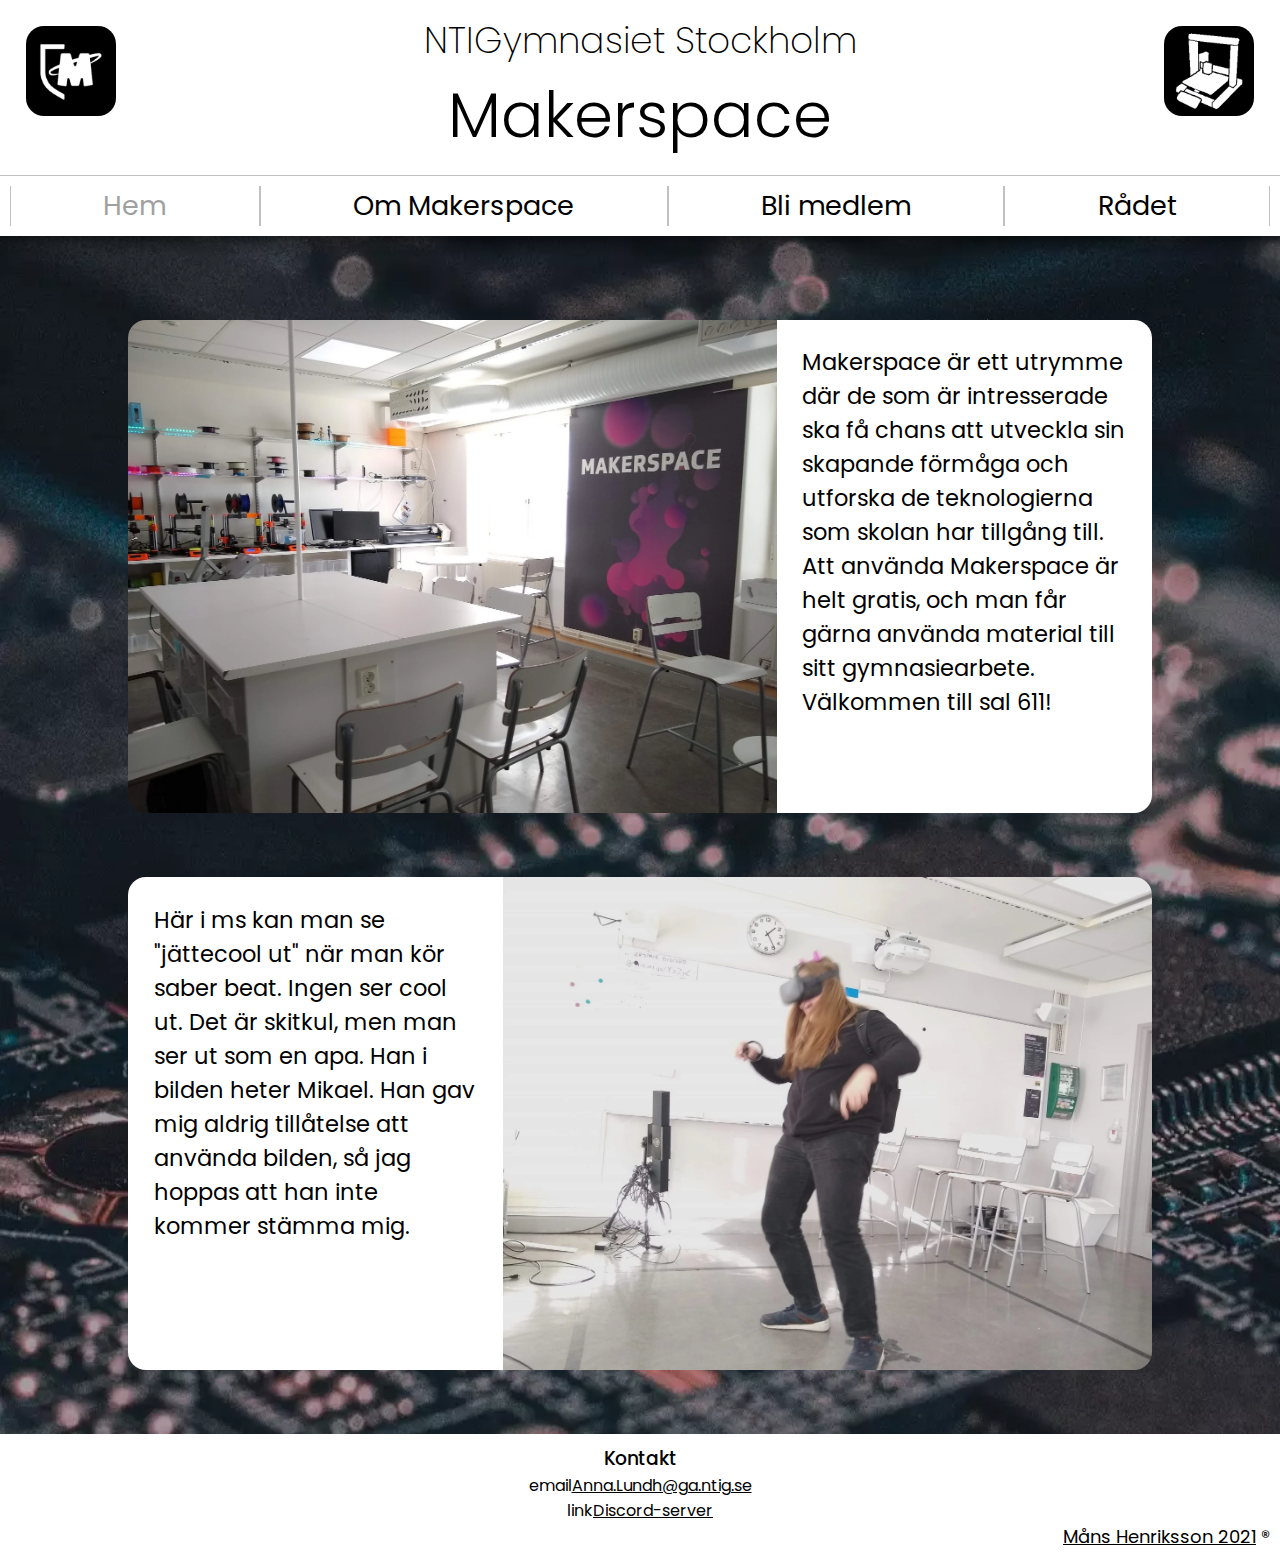
<file: index.html>
<!DOCTYPE html>
<html lang="en">
  <head>
    <meta charset="UTF-8" />
    <meta http-equiv="X-UA-Compatible" content="IE=edge" />
    <meta name="viewport" content="width=device-width, initial-scale=1.0" />
    <meta
      name="description"
      content="Välkommen till NTIGymnasiet Stockholms Makerspace!"
    />
    <link rel="stylesheet" href="style.css" />
    <title>NTI Makerspace - Hem</title>
  </head>

  <body>
    <header class="header">
      <h2>
        <a href="https://www.ntigymnasiet.se/stockholm/" target="_blank">
          NTIGymnasiet Stockholm
        </a>
      </h2>
      <h1>
        <a
          href="https://sv.wikipedia.org/wiki/Makerr%C3%B6relsen"
          target="_blank"
        >
          Makerspace
        </a>
      </h1>
      <a id="msLogoLink" href="index.html"
        ><img id="msLogo" src="assets/ms_logo.png" alt="Makerspace logo"
      /></a>
      <a id="printersLogoLink" href="3dSkrivare.html"
        ><img id="printersLogo" src="assets/skrivare_logo.png" alt="3D-Printer logo"
      /></a>
    </header>

    <nav class="nav">
      <ul class="navContainer">
        <li class="navItem">
          <a href="index.html">
            <p class="navP" id="currentPage">Hem</p>
          </a>
        </li>
        <li class="navItem">
          <a href="omMakerspace.html">
            <p class="navP">Om Makerspace</p>
          </a>
        </li>
        <li class="navItem">
          <a href="bliMedlem.html">
            <p class="navP">Bli medlem</p>
          </a>
        </li>
        <li class="navItem">
          <a href="rådet.html">
            <p class="navP">Rådet</p>
          </a>
        </li>
      </ul>
      <div class="gradient"></div>
    </nav>

    <article class="artImage">
      <div class="articleImage">
        <img
          class="articleImg"
          src="assets/makerspace_1.webp"
          alt="Makerspace interior"
        />
      </div>

      <div class="articleText">
        <p class="artP">
          Makerspace är ett utrymme där de som är intresserade ska få chans att
          utveckla sin skapande förmåga och utforska de teknologierna som skolan
          har tillgång till. Att använda Makerspace är helt gratis, och man får
          gärna använda material till sitt gymnasiearbete. Välkommen till sal
          611!
        </p>
      </div>
    </article>

    <article class="artImage">
      <div class="articleText">
        <p class="artP">
          Här i ms kan man se "jättecool ut" när man kör saber beat. Ingen ser
          cool ut. Det är skitkul, men man ser ut som en apa. Han i bilden heter
          Mikael. Han gav mig aldrig tillåtelse att använda bilden, så jag
          hoppas att han inte kommer stämma mig.
        </p>
      </div>

      <div class="articleImage">
        <img
          class="articleImg"
          src="assets/makerspace_2.webp"
          alt="Man playin with VR-headset"
        />
      </div>
    </article>

    <footer>
      <div class="contact">
        <h3>Kontakt</h3>
        <p class="contactFlex">
          <span class="material-icons-round"> email </span>
          <a href="mailto:anna.lundh@ga.ntig.se"
            ><u>Anna.Lundh@ga.ntig.se</u></a
          >
        </p>
        <br />
        <p class="contactFlex">
          <span class="material-icons-round"> link </span>
          <a href="https://discord.gg/sMq5VR4tZP" target="_blank"
            ><u>Discord-server</u></a
          >
        </p>
      </div>
      <p class="footerName">
        <a href="https://fyrgeit.github.io/" target="_blank">
          <u>Måns Henriksson 2021</u> </a
        >®
      </p>
    </footer>
  </body>
</html>
</file>
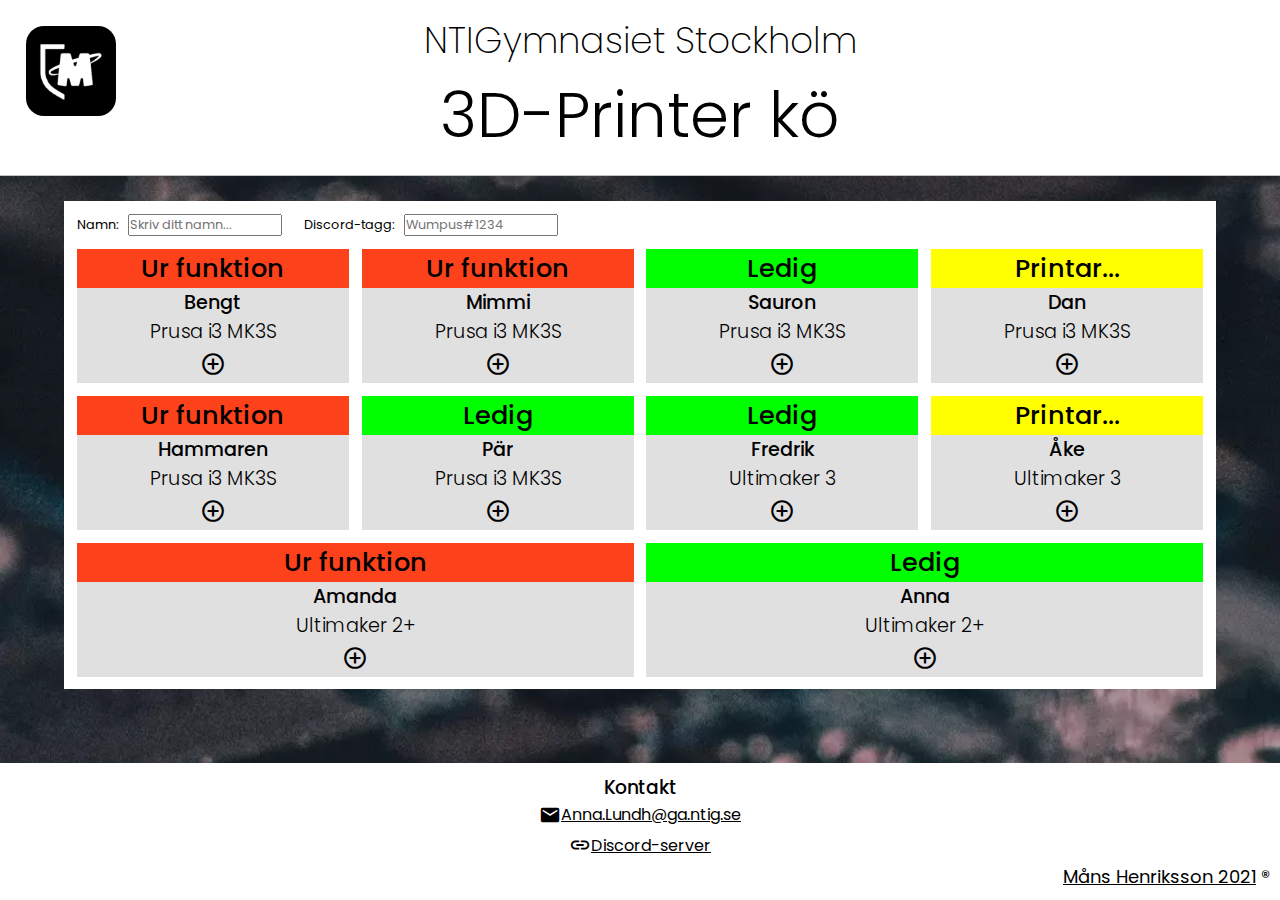
<file: 3dSkrivare.html>
<!DOCTYPE html>
<html lang="en">
  <head>
    <meta charset="UTF-8" />
    <meta http-equiv="X-UA-Compatible" content="IE=edge" />
    <meta name="viewport" content="width=device-width, initial-scale=1.0" />
    <meta name="description" content="Den (icke-)officiella sidan för att köa till printrarna i Makerspace på NTIGymnasiet Stockholm!">
    <link rel="stylesheet" href="style.css" />
    <script defer src="app.js"></script>
    <title>3D-Skrivare</title>
  </head>
  <body>
    <header>
      <h2>
        <a href="https://www.ntigymnasiet.se/stockholm/" target="_blank">
          NTIGymnasiet Stockholm
        </a>
      </h2>
      <h1>3D-Printer kö</h1>
      <a id="msLogoLink" href="index.html">
        <img id="msLogo" src="assets/ms_logo.png" alt="Makerspace logo" />
      </a>
    </header>

    <section>
      <label>Namn:
        <input class="nameInput" type="text" placeholder="Skriv ditt namn...">
      </label>
      
      <label>Discord-tagg:
        <input class="discordTagInput" type="text" placeholder="Wumpus#1234">
      </label>

      <div id="alertBox">
        <p>
          <span class="exclamate">!</span>
          Se till att skriva in både namn och Discord-tagg
          <span class="exclamate">!</span>
        </p>
      </div>

      <div class="flexContainer"></div>
    </section>

    <footer>
      <div class="contact">
        <h3>Kontakt</h3>
        <p class="contactFlex">
          <span class="material-icons"> email </span>
          <a href="mailto:anna.lundh@ga.ntig.se"
            ><u>Anna.Lundh@ga.ntig.se</u></a
          >
        </p>
        <br />
        <p class="contactFlex">
          <span class="material-icons"> link </span>
          <a href="https://discord.gg/sMq5VR4tZP" target="_blank"
            ><u>Discord-server</u></a
          >
        </p>
      </div>
      <p class="footerName">
        <a href="https://fyrgeit.github.io/" target="_blank">
          <u>Måns Henriksson 2021</u> </a
        >®
      </p>
    </footer>
  </body>
</html>
</file>
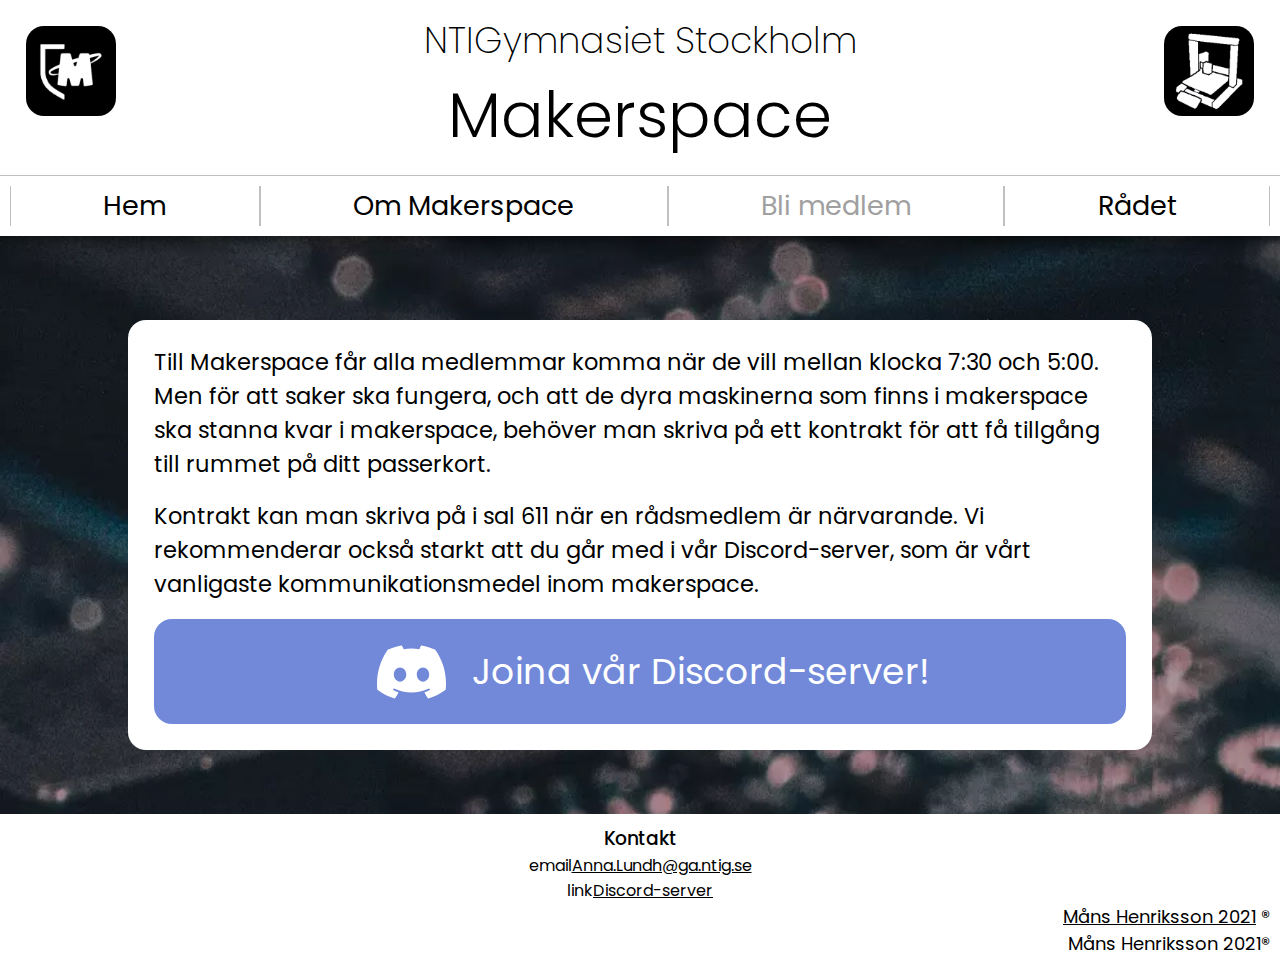
<file: bliMedlem.html>
<!DOCTYPE html>
<html lang="en">
  <head>
    <meta charset="UTF-8" />
    <meta http-equiv="X-UA-Compatible" content="IE=edge" />
    <meta name="viewport" content="width=device-width, initial-scale=1.0" />
    <meta
      name="description"
      content="Välkommen till NTIGymnasiet Stockholms Makerspace!"
    />
    <link rel="stylesheet" href="style.css" />
    <title>NTI Makerspace - Bli medlem</title>
  </head>

  <body>
    <header class="header">
      <h2>
        <a href="https://www.ntigymnasiet.se/stockholm/" target="_blank">
          NTIGymnasiet Stockholm
        </a>
      </h2>
      <h1>
        <a
          href="https://sv.wikipedia.org/wiki/Makerr%C3%B6relsen"
          target="_blank"
        >
          Makerspace
        </a>
      </h1>
      <a id="msLogoLink" href="index.html"
        ><img id="msLogo" src="assets/ms_logo.png" alt="Makerspace logo"
      /></a>
      <a id="printersLogoLink" href="3dSkrivare.html"
        ><img id="printersLogo" src="assets/skrivare_logo.png" alt="3D-Printer logo"
      /></a>
    </header>

    <nav class="nav">
      <ul class="navContainer">
        <li class="navItem">
          <a href="index.html">
            <p class="navP">Hem</p>
          </a>
        </li>
        <li class="navItem">
          <a href="omMakerspace.html">
            <p class="navP">Om Makerspace</p>
          </a>
        </li>
        <li class="navItem">
          <a href="bliMedlem.html">
            <p class="navP" id="currentPage">Bli medlem</p>
          </a>
        </li>
        <li class="navItem">
          <a href="rådet.html">
            <p class="navP">Rådet</p>
          </a>
        </li>
      </ul>
      <div class="gradient"></div>
    </nav>

    <div class="textBox">
      <p class="textP">
        Till Makerspace får alla medlemmar komma när de vill mellan klocka 7:30
        och 5:00. Men för att saker ska fungera, och att de dyra maskinerna som
        finns i makerspace ska stanna kvar i makerspace, behöver man skriva på
        ett kontrakt för att få tillgång till rummet på ditt passerkort.
      </p>

      <p class="textP">
        Kontrakt kan man skriva på i sal 611 när en rådsmedlem är närvarande. Vi
        rekommenderar också starkt att du går med i vår Discord-server, som är
        vårt vanligaste kommunikationsmedel inom makerspace.
      </p>

      <a
        class="discordBox"
        href="https://discord.gg/sMq5VR4tZP"
        target="_blank"
      >
        <img
          class="discordLogo"
          src="assets/discord_logo.svg"
          alt="The Discord logo"
        />
        <p>Joina vår Discord-server!</p>
      </a>
    </div>

    <footer>
      <div class="contact">
        <h3>Kontakt</h3>
        <p class="contactFlex">
          <span class="material-icons-round"> email </span>
          <a href="mailto:anna.lundh@ga.ntig.se"
            ><u>Anna.Lundh@ga.ntig.se</u></a
          >
        </p>
        <br />
        <p class="contactFlex">
          <span class="material-icons-round"> link </span>
          <a href="https://discord.gg/sMq5VR4tZP" target="_blank"
            ><u>Discord-server</u></a
          >
        </p>
      </div>
      <p class="footerName">
        <a href="https://fyrgeit.github.io/" target="_blank">
          <u>Måns Henriksson 2021</u> </a
        >®
      </p>
      <p class="footerName">Måns Henriksson 2021®</p>
    </footer>
  </body>
</html>
</file>
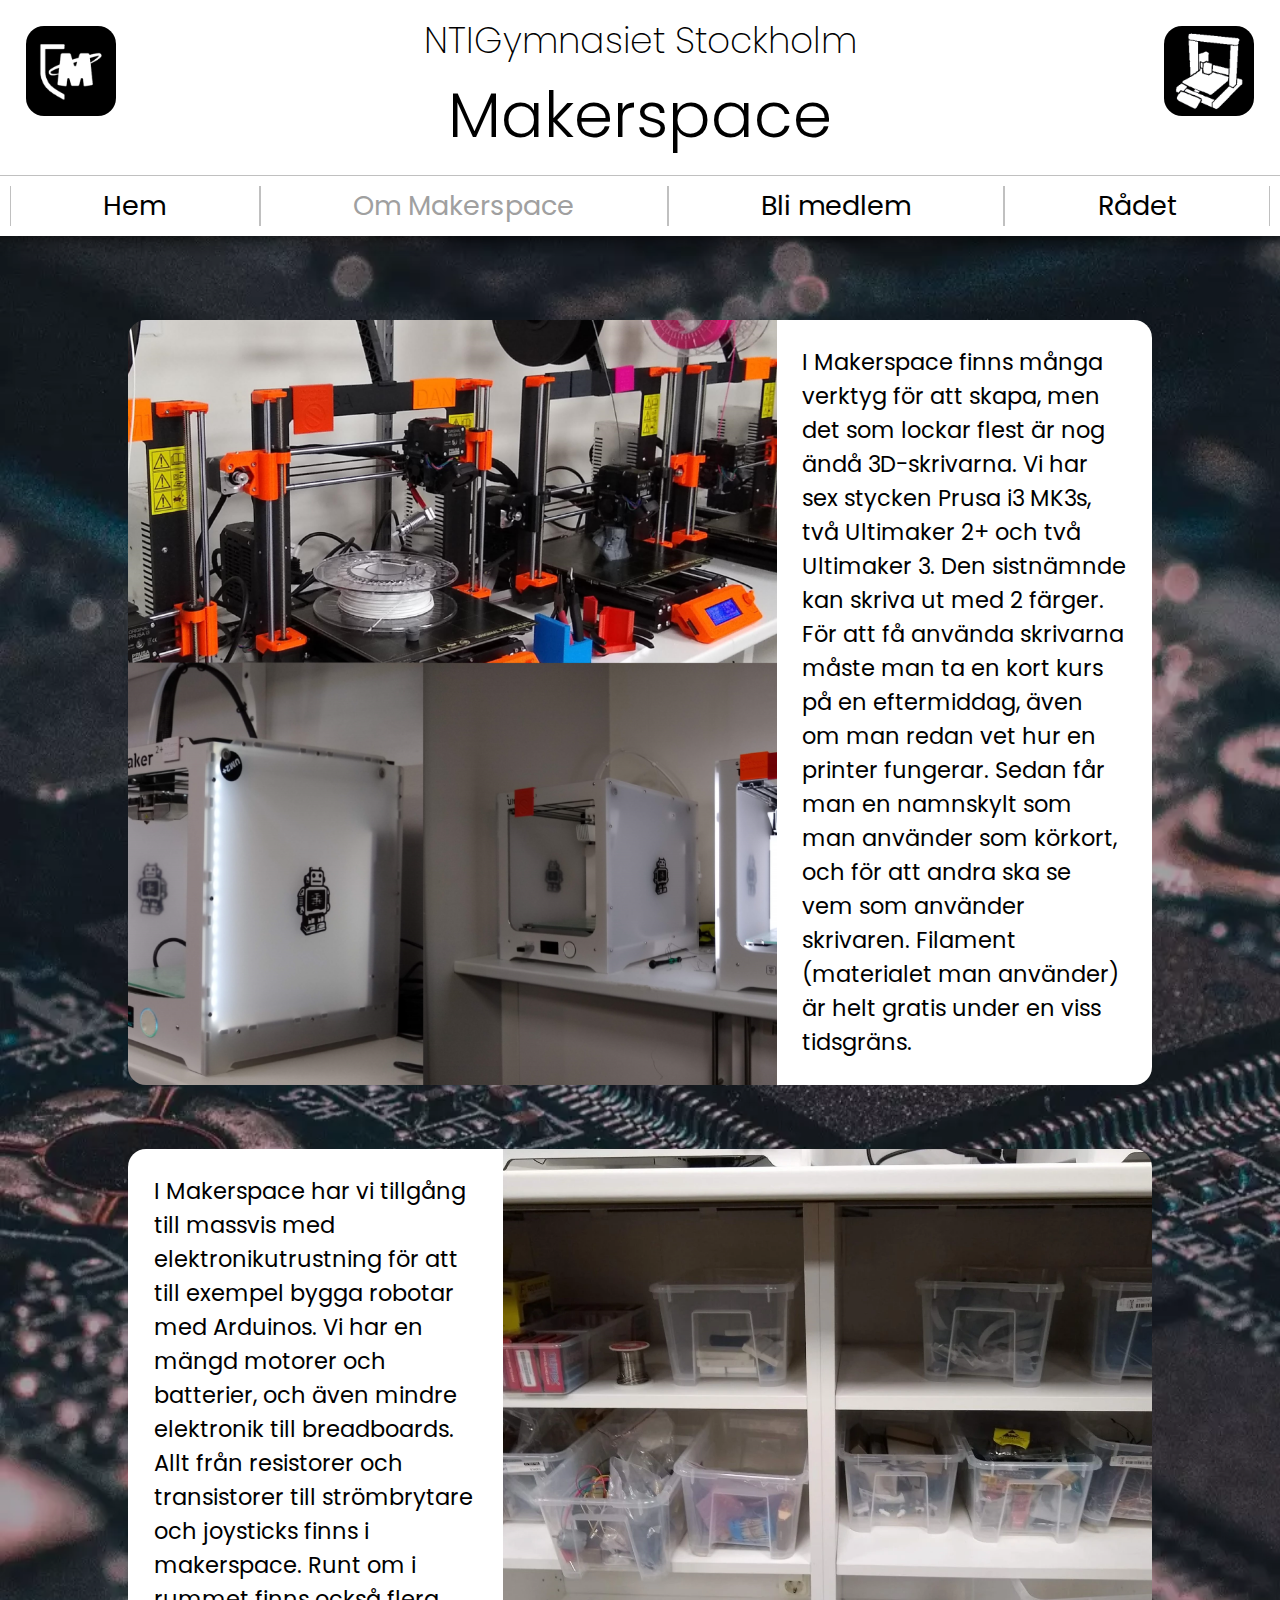
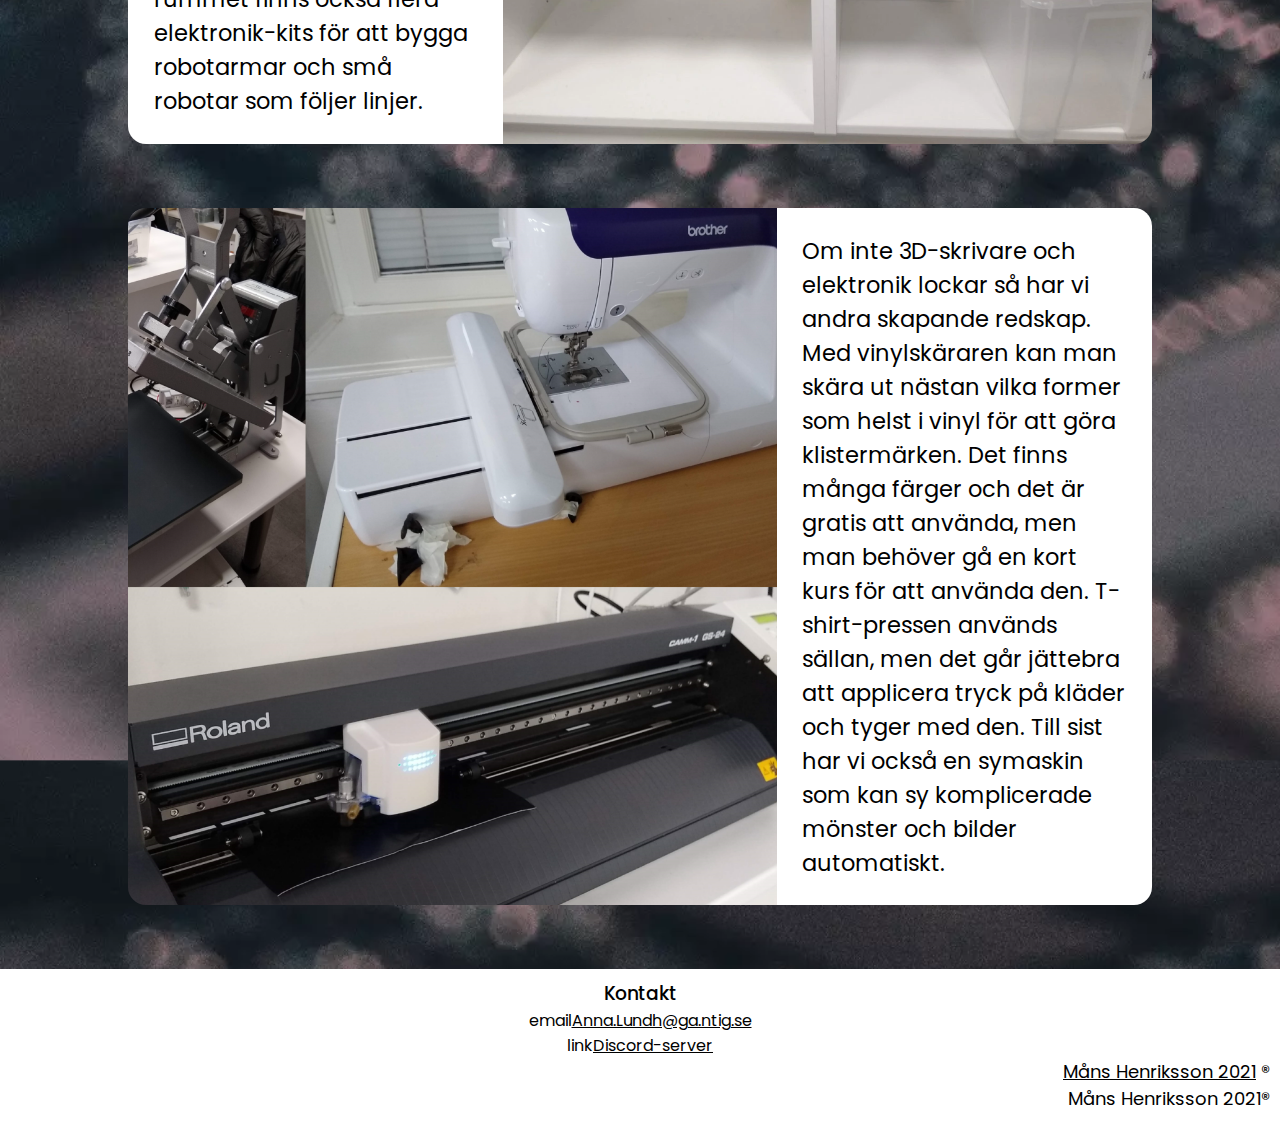
<file: omMakerspace.html>
<!DOCTYPE html>
<html lang="en">
  <head>
    <meta charset="UTF-8" />
    <meta http-equiv="X-UA-Compatible" content="IE=edge" />
    <meta name="viewport" content="width=device-width, initial-scale=1.0" />
    <meta
      name="description"
      content="Välkommen till NTIGymnasiet Stockholms Makerspace!"
    />
    <link rel="stylesheet" href="style.css" />
    <title>NTI Makerspace - Om Makerspace</title>
  </head>

  <body>
    <header class="header">
      <h2>
        <a href="https://www.ntigymnasiet.se/stockholm/" target="_blank">
          NTIGymnasiet Stockholm
        </a>
      </h2>
      <h1>
        <a
          href="https://sv.wikipedia.org/wiki/Makerr%C3%B6relsen"
          target="_blank"
        >
          Makerspace
        </a>
      </h1>
      <a id="msLogoLink" href="index.html"
        ><img id="msLogo" src="assets/ms_logo.png" alt="Makerspace logo"
      /></a>
      <a id="printersLogoLink" href="3dSkrivare.html"
        ><img id="printersLogo" src="assets/skrivare_logo.png" alt="3D-Printer logo"
      /></a>
    </header>

    <nav class="nav">
      <ul class="navContainer">
        <li class="navItem">
          <a href="index.html">
            <p class="navP">Hem</p>
          </a>
        </li>
        <li class="navItem">
          <a href="omMakerspace.html">
            <p class="navP" id="currentPage">Om Makerspace</p>
          </a>
        </li>
        <li class="navItem">
          <a href="bliMedlem.html">
            <p class="navP">Bli medlem</p>
          </a>
        </li>
        <li class="navItem">
          <a href="rådet.html">
            <p class="navP">Rådet</p>
          </a>
        </li>
      </ul>
      <div class="gradient"></div>
    </nav>

    <article class="artImage">
      <div class="articleImage">
        <img
          class="articleImg"
          src="assets/makerspace_3.webp"
          alt="Ett collage med olika 3d-printers"
        />
      </div>

      <div class="articleText">
        <p class="artP">
          I Makerspace finns många verktyg för att skapa, men det som lockar
          flest är nog ändå 3D-skrivarna. Vi har sex stycken Prusa i3 MK3s, två
          Ultimaker 2+ och två Ultimaker 3. Den sistnämnde kan skriva ut med 2
          färger. För att få använda skrivarna måste man ta en kort kurs på en
          eftermiddag, även om man redan vet hur en printer fungerar. Sedan får
          man en namnskylt som man använder som körkort, och för att andra ska
          se vem som använder skrivaren. Filament (materialet man använder) är
          helt gratis under en viss tidsgräns.
        </p>
      </div>
    </article>

    <article class="artImage">
      <div class="articleText">
        <p class="artP">
          I Makerspace har vi tillgång till massvis med elektronikutrustning för
          att till exempel bygga robotar med Arduinos. Vi har en mängd motorer
          och batterier, och även mindre elektronik till breadboards. Allt från
          resistorer och transistorer till strömbrytare och joysticks finns i
          makerspace. Runt om i rummet finns också flera elektronik-kits för att
          bygga robotarmar och små robotar som följer linjer.
        </p>
      </div>

      <div class="articleImage">
        <img
          class="articleImg"
          src="assets/makerspace_4.webp"
          alt="Ett collage med blandad elektronikutrustning"
        />
      </div>
    </article>

    <article class="artImage">
      <div class="articleImage">
        <img
          class="articleImg"
          src="assets/makerspace_5.webp"
          alt="Ett collage med olika estetiska verktyg"
        />
      </div>

      <div class="articleText">
        <p class="artP">
          Om inte 3D-skrivare och elektronik lockar så har vi andra skapande
          redskap. Med vinylskäraren kan man skära ut nästan vilka former som
          helst i vinyl för att göra klistermärken. Det finns många färger och
          det är gratis att använda, men man behöver gå en kort kurs för att
          använda den. T-shirt-pressen används sällan, men det går jättebra att
          applicera tryck på kläder och tyger med den. Till sist har vi också en
          symaskin som kan sy komplicerade mönster och bilder automatiskt.
        </p>
      </div>
    </article>

    <footer>
      <div class="contact">
        <h3>Kontakt</h3>
        <p class="contactFlex">
          <span class="material-icons-round"> email </span>
          <a href="mailto:anna.lundh@ga.ntig.se"
            ><u>Anna.Lundh@ga.ntig.se</u></a
          >
        </p>
        <br />
        <p class="contactFlex">
          <span class="material-icons-round"> link </span>
          <a href="https://discord.gg/sMq5VR4tZP" target="_blank"
            ><u>Discord-server</u></a
          >
        </p>
      </div>
      <p class="footerName">
        <a href="https://fyrgeit.github.io/" target="_blank">
          <u>Måns Henriksson 2021</u> </a
        >®
      </p>
      <p class="footerName">Måns Henriksson 2021®</p>
    </footer>
  </body>
</html>
</file>
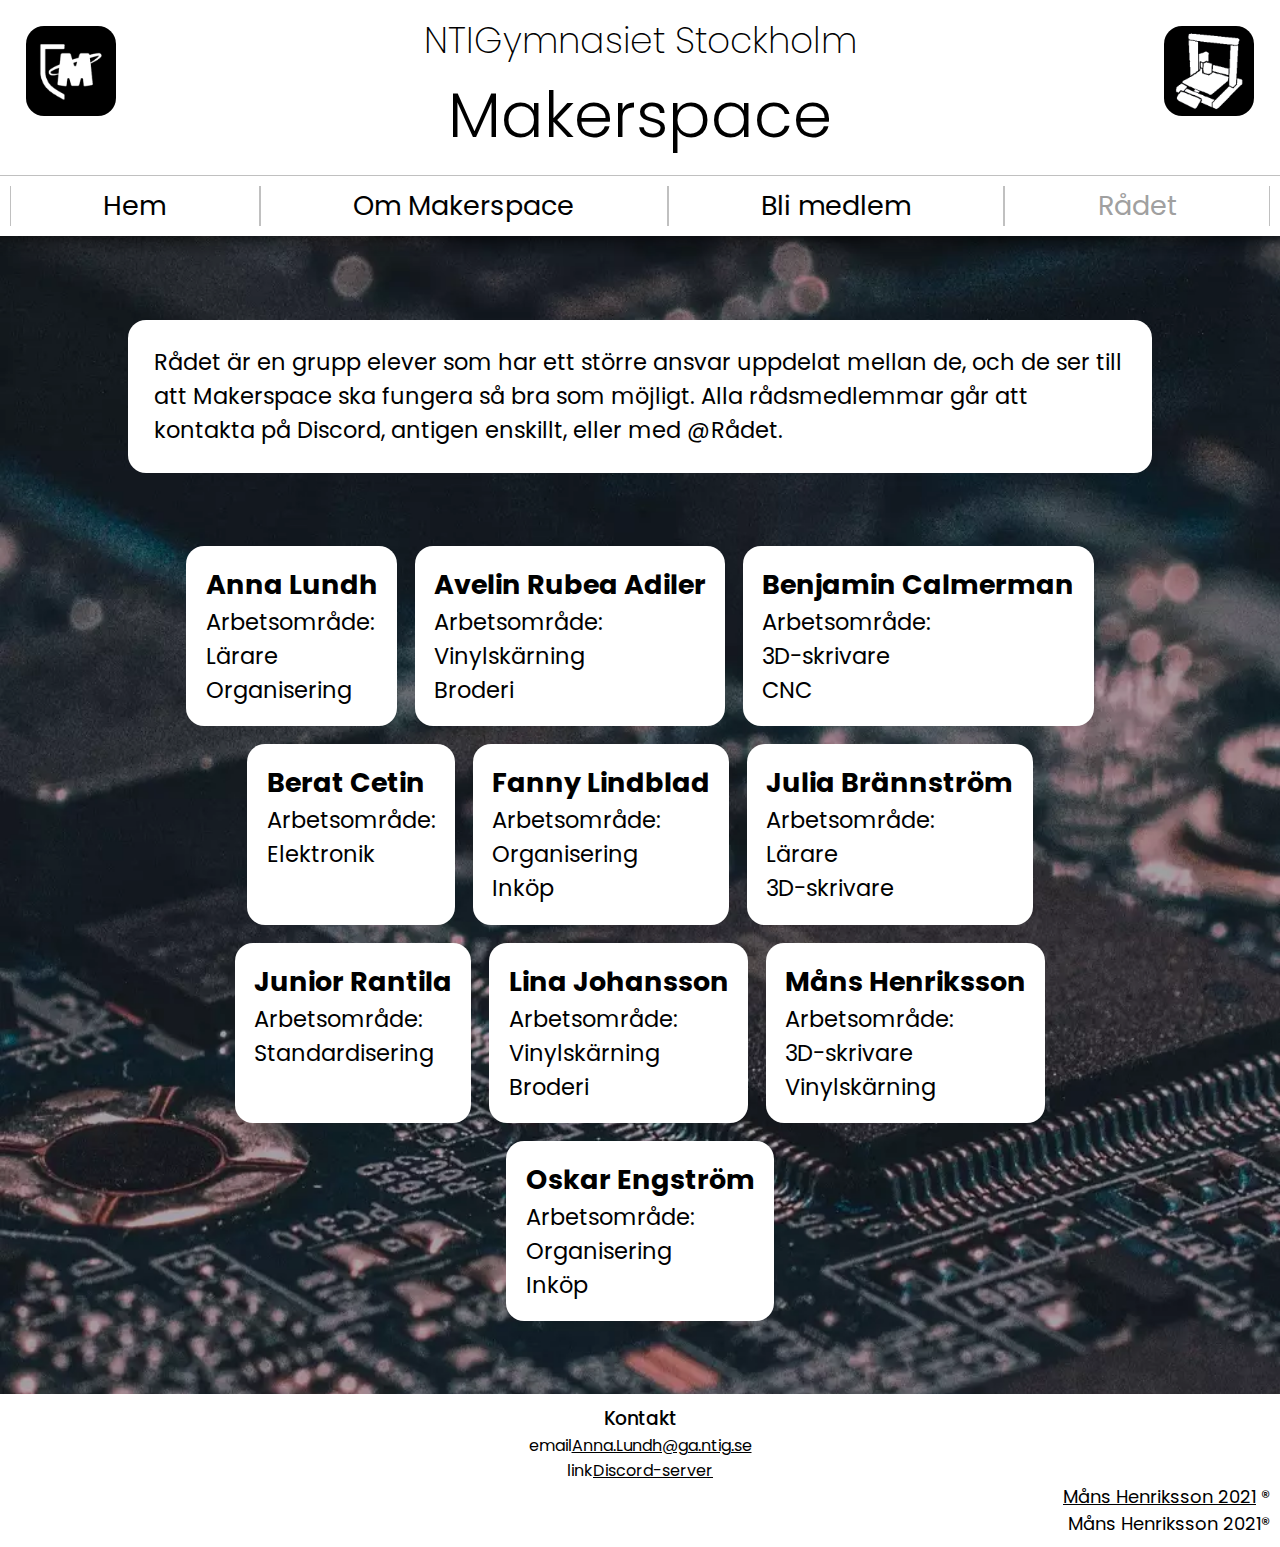
<file: rådet.html>
<!DOCTYPE html>
<html lang="en">
  <head>
    <meta charset="UTF-8" />
    <meta http-equiv="X-UA-Compatible" content="IE=edge" />
    <meta name="viewport" content="width=device-width, initial-scale=1.0" />
    <meta
      name="description"
      content="Välkommen till NTIGymnasiet Stockholms Makerspace!"
    />
    <link rel="stylesheet" href="style.css" />
    <title>NTI Makerspace - Rådet</title>
  </head>

  <body>
    <header class="header">
      <h2>
        <a href="https://www.ntigymnasiet.se/stockholm/" target="_blank">
          NTIGymnasiet Stockholm
        </a>
      </h2>
      <h1>
        <a
          href="https://sv.wikipedia.org/wiki/Makerr%C3%B6relsen"
          target="_blank"
        >
          Makerspace
        </a>
      </h1>
      <a id="msLogoLink" href="index.html"
        ><img id="msLogo" src="assets/ms_logo.png" alt="Makerspace logo"
      /></a>
      <a id="printersLogoLink" href="3dSkrivare.html"
        ><img id="printersLogo" src="assets/skrivare_logo.png" alt="3D-Printer logo"
      /></a>
    </header>

    <nav class="nav">
      <ul class="navContainer">
        <li class="navItem">
          <a href="index.html">
            <p class="navP">Hem</p>
          </a>
        </li>
        <li class="navItem">
          <a href="omMakerspace.html">
            <p class="navP">Om Makerspace</p>
          </a>
        </li>
        <li class="navItem">
          <a href="bliMedlem.html">
            <p class="navP">Bli medlem</p>
          </a>
        </li>
        <li class="navItem">
          <a href="rådet.html">
            <p class="navP" id="currentPage">Rådet</p>
          </a>
        </li>
      </ul>
      <div class="gradient"></div>
    </nav>

    <div class="textBox">
      <p>
        Rådet är en grupp elever som har ett större ansvar uppdelat mellan de,
        och de ser till att Makerspace ska fungera så bra som möjligt. Alla
        rådsmedlemmar går att kontakta på Discord, antigen enskillt, eller med
        @Rådet.
      </p>
    </div>

    <div class="rådLista">
      <div class="rådMedlem">
        <h4>Anna Lundh</h4>
        <p>Arbetsområde:</p>
        <p>Lärare</p>
        <p>Organisering</p>
      </div>
      <div class="rådMedlem">
        <h4>Avelin Rubea Adiler</h4>
        <p>Arbetsområde:</p>
        <p>Vinylskärning</p>
        <p>Broderi</p>
      </div>
      <div class="rådMedlem">
        <h4>Benjamin Calmerman</h4>
        <p>Arbetsområde:</p>
        <p>3D-skrivare</p>
        <p>CNC</p>
      </div>
      <div class="rådMedlem">
        <h4>Berat Cetin</h4>
        <p>Arbetsområde:</p>
        <p>Elektronik</p>
      </div>
      <div class="rådMedlem">
        <h4>Fanny Lindblad</h4>
        <p>Arbetsområde:</p>
        <p>Organisering</p>
        <p>Inköp</p>
      </div>
      <div class="rådMedlem">
        <h4>Julia Brännström</h4>
        <p>Arbetsområde:</p>
        <p>Lärare</p>
        <p>3D-skrivare</p>
      </div>
      <div class="rådMedlem">
        <h4>Junior Rantila</h4>
        <p>Arbetsområde:</p>
        <p>Standardisering</p>
      </div>
      <div class="rådMedlem">
        <h4>Lina Johansson</h4>
        <p>Arbetsområde:</p>
        <p>Vinylskärning</p>
        <p>Broderi</p>
      </div>
      <div class="rådMedlem">
        <h4>Måns Henriksson</h4>
        <p>Arbetsområde:</p>
        <p>3D-skrivare</p>
        <p>Vinylskärning</p>
      </div>
      <div class="rådMedlem">
        <h4>Oskar Engström</h4>
        <p>Arbetsområde:</p>
        <p>Organisering</p>
        <p>Inköp</p>
      </div>
    </div>

    <footer>
      <div class="contact">
        <h3>Kontakt</h3>
        <p class="contactFlex">
          <span class="material-icons-round"> email </span>
          <a href="mailto:anna.lundh@ga.ntig.se"
            ><u>Anna.Lundh@ga.ntig.se</u></a
          >
        </p>
        <br />
        <p class="contactFlex">
          <span class="material-icons-round"> link </span>
          <a href="https://discord.gg/sMq5VR4tZP" target="_blank"
            ><u>Discord-server</u></a
          >
        </p>
      </div>
      <p class="footerName">
        <a href="https://fyrgeit.github.io/" target="_blank">
          <u>Måns Henriksson 2021</u> </a
        >®
      </p>
      <p class="footerName">Måns Henriksson 2021®</p>
    </footer>
  </body>
</html>
</file>
<file: style.css>
@import url("https://fonts.googleapis.com/css2?family=Poppins:wght@200;300;500&display=swap");
@import url("https://fonts.googleapis.com/icon?family=Material+Icons&display=swap");

* {
  margin: 0;
  padding: 0;
  box-sizing: border-box;
  font-family: "Poppins";
}

:root {
  --printer-status-vacant: rgb(0, 255, 0);
  --printer-status-printing: rgb(255, 255, 0);
  --printer-status-out-of-order: rgb(252, 65, 27);
}

a,
a:hover,
a:active {
  text-decoration: none;
  color: inherit;
}

:focus {
  outline: 3px solid;
  border-radius: 3px;
}

html {
  height: 100%;
}

body {
  background-image: url("assets/bakgrund.webp");
  background-size: cover;
  height: 100%;
}

header {
  background-color: #ffffff;
  padding: 1vw;
  text-align: center;
  position: relative;
  border-bottom: 1px solid #c0c0c0;
}

h2 {
  font-weight: 200;
  font-size: min(4vh, 5vw);
}

h1 {
  font-weight: 300;
  font-size: min(7vh, 9vw);
}

h3 {
  font-weight: 500;
}

button {
  border: none;
  background-color: inherit;
}

#msLogoLink {
  border-radius: 2vh;
  height: min(10vh, 15vw);
  position: absolute;
  left: 2vw;
  top: 2vw;
  bottom: 2vw;
  overflow: hidden;
}

#msLogo {
  width: 100%;
  height: 100%;
}

#printersLogoLink {
  border-radius: 2vh;
  height: min(10vh, 15vw);
  position: absolute;
  right: 2vw;
  top: 2vw;
  bottom: 2vw;
  overflow: hidden;
}

#printersLogo {
  width: 100%;
  height: 100%;
}

nav {
  position: sticky;
  top: 0px;
  margin-top: 0px;
  padding: 0px;
}

.nav {
  text-align: center;
}

.navContainer {
  background-color: #ffffff;
  display: flex;
  flex-wrap: wrap;
  padding: 0px 10px;
}

.navItem {
  flex-grow: 1;
  list-style: none;
  border-right: 1px solid #c0c0c0;
  border-left: 1px solid #c0c0c0;
  padding: 0px 10px;
  margin: 10px 0px;
}

.navP {
  font-size: 3vh;
}

#currentPage {
  color: #a0a0a0;
}

.navP:hover {
  background-color: #f0f0f0;
}

.gradient {
  background: linear-gradient(
    rgba(0, 0, 0, 0.5) 0%,
    rgba(0, 0, 0, 0.2) 40%,
    rgba(0, 0, 0, 0) 100%
  );
  height: 20px;
}

.textBox {
  width: 80%;
  background-color: #ffffff;
  padding: 2vw;
  font-size: 2.5vh;
  margin: 5vw auto;
  border-radius: 2vh;
}

.artImage {
  width: 80%;
  display: flex;
  flex-wrap: wrap;
  margin: 5vw auto;

  overflow: hidden;
  border-radius: 2vh;
}

.articleImage {
  flex: 2;
  min-width: 200px;
}

.articleImg {
  width: 100%;
  height: 100%;
  object-fit: cover;
}

.articleText {
  background-color: #ffffff;
  padding: 2vw;
  flex: 1;
  min-width: 200px;
}

.artP {
  font-size: 2.5vh;
}

.discordBox {
  display: flex;
  justify-content: center;
  align-items: center;
  background-color: #7289da;
  color: #ffffff;
  padding: 2vw;
  font-size: min(4vh, 4vw);
  line-height: 4vh;
  margin: auto;
  border-radius: 2vh;
}

.textP {
  margin-bottom: 2vh;
}

.discordLogo {
  height: min(6vh, 5vw);
  margin: 0 2vw;
}

.rådLista {
  display: flex;
  flex-wrap: wrap;
  justify-content: center;
  margin: 5vw auto;
  width: 80%;
}

.rådMedlem {
  background-color: #ffffff;
  padding: 1.5vw;
  font-size: 2.5vh;
  border-radius: 2vh;
  margin: 1vh;
}

h4 {
  font-size: 3vh;
}

section {
  background-color: #ffffff;
  margin: 2em auto;
  padding: 0.5em;
  width: 90%;
  font-size: 0.8em;
}

.flexContainer {
  display: flex;
  flex-wrap: wrap;
}

.printer {
  flex-grow: 1;
  min-width: 250px;
  flex-basis: 0;
}

label {
  white-space: nowrap;
  margin: 0.5em;
}

input {
  font-size: inherit;
  max-width: 12em;
  margin: 0.5em;
}

#alertBox {
  display: none;
  padding: 0.2em;
  margin: 0.5em;
  background-color: var(--printer-status-out-of-order);
  color: white;
}

.exclamate {
  margin: 0 0.2em;
  font-weight: bolder;
  font-size: 1.4em;
}

.show {
  display: inline-block !important;
}

.printer {
  background-color: #e0e0e0;
  text-align: center;
  margin: 0.5em;
}

.printerStatus {
  font-size: 2em;
  font-weight: 500;
  color: black;
  width: 100%;
}

.green {
  background-color: var(--printer-status-vacant);
}

.blue {
  background-color: var(--printer-status-printing);
}

.red {
  background-color: var(--printer-status-out-of-order);
}

.printerName {
  font-size: 1.5em;
  font-weight: 500;
}

.printerType {
  font-size: 1.5em;
  font-weight: 300;
}

.printerContainer {
  display: flex;
  flex-direction: column;
  align-items: center;
  justify-content: flex-start;
  height: 100%;
}

.printerAddButton {
  font-size: 2em !important;
  margin-top: auto;
  margin-bottom: 0.2em;
  cursor: pointer;
}

.printerList {
  margin-bottom: 0.5em;
  padding: 0 0.5em;
  width: 100%;
}

.queueEntry {
  display: flex;
  justify-content: space-around;
  border: solid #c0c0c0 1px;
  margin: 0;
  list-style: none;
  align-items: center;
}

.queueEntry:first-child {
  background-color: #f0f0f0;
}

.queueName {
  width: 75%;
  padding: 0.2em;
  word-wrap: break-word;
}

.queueButton {
  padding: 0.2em;
  font-size: 1.3em;
  cursor: pointer;
}

footer {
  position: sticky;
  top: 100vh;
  background-color: #ffffff;
  padding: 10px;
  width: 100%;
}

.contact {
  text-align: center;
}

.contactFlex {
  display: inline-flex;
  align-items: center;
}

.footerName {
  text-align: right;
  font-size: 2vh;
}

.material-icons {
  font-family: "Material Icons";
  font-weight: normal;
  font-style: normal;
  font-size: 1.4em;
  line-height: 1;
  text-transform: none;
  letter-spacing: normal;
  word-wrap: normal;
  white-space: nowrap;
  direction: ltr;
}

[data-printer-status] option[value="0"] {
  background-color: var(--printer-status-vacant);
}

[data-printer-status] option[value="1"] {
  background-color: var(--printer-status-printing);
}

[data-printer-status] option[value="2"] {
  background-color: var(--printer-status-out-of-order);
}
</file>
